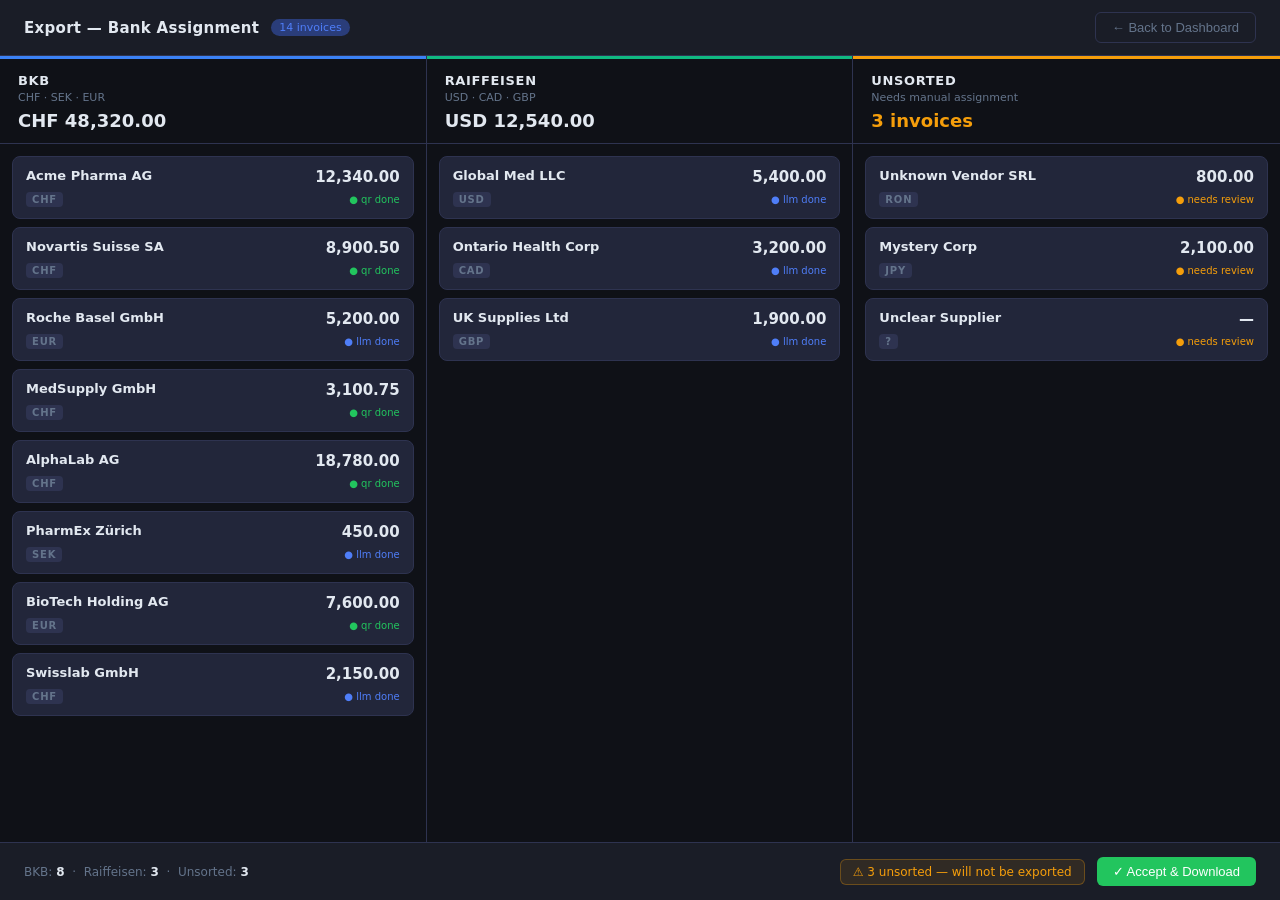
<file: Notes/export_screen_poc.html>
<!DOCTYPE html>
<html lang="en">
<head>
<meta charset="UTF-8">
<meta name="viewport" content="width=device-width, initial-scale=1.0">
<title>Invoice Export — POC</title>
<style>
  *, *::before, *::after { box-sizing: border-box; margin: 0; padding: 0; }

  :root {
    --bg: #0f1117;
    --surface: #1a1d27;
    --surface2: #22263a;
    --border: #2e3350;
    --accent: #4f7ef8;
    --accent-dim: #2a3d7a;
    --green: #22c55e;
    --amber: #f59e0b;
    --red: #ef4444;
    --text: #e2e8f0;
    --text-dim: #64748b;
    --bkb: #1e40af;
    --raiff: #065f46;
    --unsorted: #3b2a1a;
  }

  body {
    font-family: 'Inter', system-ui, sans-serif;
    background: var(--bg);
    color: var(--text);
    height: 100vh;
    display: flex;
    flex-direction: column;
    overflow: hidden;
  }

  /* ── TOPBAR ── */
  .topbar {
    display: flex;
    align-items: center;
    gap: 12px;
    padding: 12px 24px;
    border-bottom: 1px solid var(--border);
    background: var(--surface);
    flex-shrink: 0;
  }
  .topbar h1 { font-size: 15px; font-weight: 600; letter-spacing: .02em; }
  .topbar .badge {
    font-size: 11px; padding: 2px 8px; border-radius: 99px;
    background: var(--accent-dim); color: var(--accent);
  }
  .topbar .spacer { flex: 1; }
  .btn {
    padding: 7px 16px; border-radius: 6px; font-size: 13px; font-weight: 500;
    border: none; cursor: pointer; transition: opacity .15s;
  }
  .btn:hover { opacity: .85; }
  .btn-ghost { background: transparent; color: var(--text-dim); border: 1px solid var(--border); }
  .btn-primary { background: var(--accent); color: #fff; }
  .btn-success { background: var(--green); color: #fff; }

  /* ── MAIN LAYOUT ── */
  .main {
    flex: 1;
    display: grid;
    grid-template-columns: 1fr 1fr 1fr;
    gap: 0;
    overflow: hidden;
  }

  /* ── BANK COLUMNS ── */
  .bank-col {
    display: flex;
    flex-direction: column;
    border-right: 1px solid var(--border);
    overflow: hidden;
  }
  .bank-col:last-child { border-right: none; }

  .bank-header {
    padding: 14px 18px 12px;
    border-bottom: 1px solid var(--border);
    flex-shrink: 0;
  }
  .bank-header .bank-name {
    font-size: 13px; font-weight: 700; letter-spacing: .05em; text-transform: uppercase;
  }
  .bank-header .bank-meta {
    font-size: 11px; color: var(--text-dim); margin-top: 3px;
  }
  .bank-header .bank-total {
    font-size: 18px; font-weight: 700; margin-top: 6px;
  }

  .col-bkb .bank-header { border-top: 3px solid #3b82f6; }
  .col-raiff .bank-header { border-top: 3px solid #10b981; }
  .col-unsorted .bank-header { border-top: 3px solid #f59e0b; }

  .drop-zone {
    flex: 1;
    overflow-y: auto;
    padding: 12px;
    display: flex;
    flex-direction: column;
    gap: 8px;
    transition: background .15s;
  }
  .drop-zone.drag-over {
    background: rgba(79,126,248,.06);
    outline: 2px dashed var(--accent);
    outline-offset: -4px;
    border-radius: 4px;
  }

  /* ── INVOICE CARD ── */
  .invoice-card {
    background: var(--surface2);
    border: 1px solid var(--border);
    border-radius: 8px;
    padding: 11px 13px;
    cursor: grab;
    user-select: none;
    transition: box-shadow .15s, transform .1s;
    position: relative;
  }
  .invoice-card:hover { box-shadow: 0 0 0 1px var(--accent); }
  .invoice-card.dragging { opacity: .4; transform: scale(.97); }
  .invoice-card.drag-preview {
    box-shadow: 0 8px 24px rgba(0,0,0,.5);
    transform: rotate(1.5deg) scale(1.02);
    opacity: .95;
    cursor: grabbing;
  }

  .card-top { display: flex; justify-content: space-between; align-items: flex-start; gap: 8px; }
  .card-receiver { font-size: 13px; font-weight: 600; line-height: 1.3; }
  .card-amount { font-size: 15px; font-weight: 700; white-space: nowrap; }
  .card-bottom { display: flex; align-items: center; gap: 6px; margin-top: 6px; }
  .card-currency {
    font-size: 10px; font-weight: 700; letter-spacing: .08em;
    padding: 2px 6px; border-radius: 4px; background: var(--border); color: var(--text-dim);
  }
  .card-status {
    font-size: 10px; color: var(--text-dim);
    margin-left: auto;
  }
  .card-open-btn {
    position: absolute; top: 8px; right: 8px;
    background: none; border: none; color: var(--text-dim);
    font-size: 14px; cursor: pointer; padding: 2px 4px; border-radius: 4px;
    opacity: 0; transition: opacity .15s;
  }
  .invoice-card:hover .card-open-btn { opacity: 1; }
  .card-open-btn:hover { background: var(--border); color: var(--text); }

  /* ── BOTTOM BAR ── */
  .bottombar {
    display: flex;
    align-items: center;
    gap: 12px;
    padding: 14px 24px;
    border-top: 1px solid var(--border);
    background: var(--surface);
    flex-shrink: 0;
  }
  .bottombar .stats { font-size: 12px; color: var(--text-dim); }
  .bottombar .stats span { color: var(--text); font-weight: 600; }
  .bottombar .spacer { flex: 1; }
  .warn-badge {
    font-size: 12px; color: var(--amber);
    background: rgba(245,158,11,.1); border: 1px solid rgba(245,158,11,.3);
    padding: 5px 12px; border-radius: 6px;
  }

  /* ── EDIT MODAL (full-page overlay) ── */
  .modal-overlay {
    position: fixed; inset: 0;
    background: rgba(0,0,0,.75);
    display: flex; align-items: center; justify-content: center;
    z-index: 100;
    padding: 24px;
    opacity: 0; pointer-events: none;
    transition: opacity .2s;
  }
  .modal-overlay.open { opacity: 1; pointer-events: all; }

  .modal {
    background: var(--surface);
    border: 1px solid var(--border);
    border-radius: 12px;
    width: 100%; max-width: 980px;
    max-height: calc(100vh - 48px);
    display: flex;
    flex-direction: column;
    overflow: hidden;
  }

  .modal-header {
    display: flex; align-items: center; gap: 12px;
    padding: 16px 24px;
    border-bottom: 1px solid var(--border);
    flex-shrink: 0;
  }
  .modal-header h2 { font-size: 15px; font-weight: 600; flex: 1; }
  .modal-nav { font-size: 12px; color: var(--text-dim); }

  .modal-body {
    display: grid;
    grid-template-columns: 1fr 1.8fr;
    flex: 1;
    overflow: hidden;
  }

  /* PDF side */
  .modal-pdf {
    border-right: 1px solid var(--border);
    background: #0a0c12;
    display: flex; align-items: center; justify-content: center;
    overflow: hidden;
    color: var(--text-dim);
    font-size: 13px;
  }
  .pdf-placeholder {
    text-align: center;
    padding: 32px;
  }
  .pdf-placeholder .pdf-icon { font-size: 48px; margin-bottom: 12px; opacity: .3; }
  .pdf-placeholder p { opacity: .5; }

  /* Form side */
  .modal-form {
    padding: 24px 28px;
    overflow-y: auto;
    display: flex;
    flex-direction: column;
    gap: 0;
  }

  .form-section { margin-bottom: 20px; }
  .form-section-title {
    font-size: 10px; font-weight: 700; letter-spacing: .1em;
    text-transform: uppercase; color: var(--text-dim);
    margin-bottom: 12px;
    padding-bottom: 6px;
    border-bottom: 1px solid var(--border);
  }

  .form-grid { display: grid; grid-template-columns: 1fr 1fr; gap: 12px; }
  .form-grid.full { grid-template-columns: 1fr; }

  .field-group { display: flex; flex-direction: column; gap: 5px; }
  .field-group label { font-size: 11px; color: var(--text-dim); font-weight: 500; }
  .field-group input, .field-group select {
    background: var(--surface2);
    border: 1px solid var(--border);
    border-radius: 6px;
    color: var(--text);
    font-size: 13px;
    padding: 8px 10px;
    outline: none;
    transition: border-color .15s;
    width: 100%;
  }
  .field-group input:focus, .field-group select:focus { border-color: var(--accent); }
  .field-group input.ok { border-color: var(--green); }
  .field-group input.warn { border-color: var(--amber); }
  .field-group input.err { border-color: var(--red); }

  .bank-assign {
    display: flex; gap: 8px; margin-top: 4px;
  }
  .bank-pill {
    flex: 1; padding: 7px 10px; border-radius: 6px;
    border: 1px solid var(--border); background: var(--surface2);
    color: var(--text-dim); font-size: 12px; font-weight: 600;
    cursor: pointer; text-align: center; transition: all .15s;
  }
  .bank-pill.active-bkb { background: var(--bkb); border-color: #3b82f6; color: #fff; }
  .bank-pill.active-raiff { background: var(--raiff); border-color: #10b981; color: #fff; }
  .bank-pill.active-manual { background: var(--unsorted); border-color: #f59e0b; color: #fff; }

  .modal-footer {
    display: flex; align-items: center; gap: 10px;
    padding: 14px 24px;
    border-top: 1px solid var(--border);
    flex-shrink: 0;
  }
  .modal-footer .spacer { flex: 1; }
  .modal-footer .nav-hint { font-size: 11px; color: var(--text-dim); }

  /* ── SCROLLBAR ── */
  ::-webkit-scrollbar { width: 6px; }
  ::-webkit-scrollbar-track { background: transparent; }
  ::-webkit-scrollbar-thumb { background: var(--border); border-radius: 3px; }
</style>
</head>
<body>

<!-- TOPBAR -->
<div class="topbar">
  <h1>Export — Bank Assignment</h1>
  <span class="badge">14 invoices</span>
  <div class="spacer"></div>
  <button class="btn btn-ghost" onclick="window.history.back()">← Back to Dashboard</button>
</div>

<!-- THREE-COLUMN DRAG BOARD -->
<div class="main">

  <!-- BKB -->
  <div class="bank-col col-bkb">
    <div class="bank-header">
      <div class="bank-name">BKB</div>
      <div class="bank-meta">CHF · SEK · EUR</div>
      <div class="bank-total" id="bkb-total">CHF 48,320.00</div>
    </div>
    <div class="drop-zone" id="zone-bkb" ondragover="onDragOver(event)" ondrop="onDrop(event,'bkb')" ondragleave="onDragLeave(event)">
      <!-- cards injected by JS -->
    </div>
  </div>

  <!-- RAIFFEISEN -->
  <div class="bank-col col-raiff">
    <div class="bank-header">
      <div class="bank-name">Raiffeisen</div>
      <div class="bank-meta">USD · CAD · GBP</div>
      <div class="bank-total" id="raiff-total">USD 12,540.00</div>
    </div>
    <div class="drop-zone" id="zone-raiff" ondragover="onDragOver(event)" ondrop="onDrop(event,'raiff')" ondragleave="onDragLeave(event)">
    </div>
  </div>

  <!-- UNSORTED -->
  <div class="bank-col col-unsorted">
    <div class="bank-header">
      <div class="bank-name">Unsorted</div>
      <div class="bank-meta">Needs manual assignment</div>
      <div class="bank-total" style="color:var(--amber)" id="unsorted-count">3 invoices</div>
    </div>
    <div class="drop-zone" id="zone-unsorted" ondragover="onDragOver(event)" ondrop="onDrop(event,'unsorted')" ondragleave="onDragLeave(event)">
    </div>
  </div>

</div>

<!-- BOTTOM BAR -->
<div class="bottombar">
  <div class="stats">
    BKB: <span id="stat-bkb">8</span> &nbsp;·&nbsp;
    Raiffeisen: <span id="stat-raiff">3</span> &nbsp;·&nbsp;
    Unsorted: <span id="stat-unsorted">3</span>
  </div>
  <div class="spacer"></div>
  <div class="warn-badge" id="unsorted-warn">⚠ 3 unsorted — will not be exported</div>
  <button class="btn btn-success" onclick="acceptAndDownload()">✓ Accept &amp; Download</button>
</div>

<!-- EDIT MODAL -->
<div class="modal-overlay" id="modal" onclick="closeModalOnBackdrop(event)">
  <div class="modal">
    <div class="modal-header">
      <h2 id="modal-title">Invoice #INV-2024-031 — Acme Pharma AG</h2>
      <span class="modal-nav" id="modal-nav">3 of 14</span>
      <button class="btn btn-ghost" style="padding:5px 10px" onclick="closeModal()">✕</button>
    </div>

    <div class="modal-body">
      <!-- PDF viewer placeholder -->
      <div class="modal-pdf">
        <div class="pdf-placeholder">
          <div class="pdf-icon">📄</div>
          <p>PDF preview loads here<br>via &lt;iframe&gt; /api/pdf/{id}</p>
        </div>
      </div>

      <!-- Form -->
      <div class="modal-form">

        <div class="form-section">
          <div class="form-section-title">Payment Details</div>
          <div class="form-grid">
            <div class="field-group">
              <label>Receiver</label>
              <input class="ok" type="text" value="Acme Pharma AG">
            </div>
            <div class="field-group">
              <label>Invoice ID</label>
              <input class="ok" type="text" value="INV-2024-031">
            </div>
            <div class="field-group">
              <label>Amount</label>
              <input class="ok" type="text" value="12340.00">
            </div>
            <div class="field-group">
              <label>Currency</label>
              <input class="ok" type="text" value="CHF">
            </div>
            <div class="field-group">
              <label>Due Date</label>
              <input class="warn" type="text" value="2026-06-30" placeholder="YYYY-MM-DD">
            </div>
            <div class="field-group">
              <label>Reference</label>
              <input class="ok" type="text" value="210000000003139471430009017">
            </div>
          </div>
        </div>

        <div class="form-section">
          <div class="form-section-title">Bank Details</div>
          <div class="form-grid full">
            <div class="field-group">
              <label>IBAN</label>
              <input class="ok" type="text" value="CH56 0483 5012 3456 7800 9">
            </div>
            <div class="field-group">
              <label>BIC</label>
              <input class="err" type="text" value="" placeholder="Missing — required for non-CHF">
            </div>
          </div>
        </div>

        <div class="form-section">
          <div class="form-section-title">Bank Assignment</div>
          <div class="bank-assign">
            <div class="bank-pill active-bkb" onclick="selectBank(this,'bkb')">BKB</div>
            <div class="bank-pill" onclick="selectBank(this,'raiff')">Raiffeisen</div>
            <div class="bank-pill" onclick="selectBank(this,'manual')">Manual</div>
          </div>
        </div>

      </div>
    </div>

    <div class="modal-footer">
      <button class="btn btn-ghost" onclick="closeModal()">Close</button>
      <span class="nav-hint">Use Save &amp; Next to step through all invoices quickly</span>
      <div class="spacer"></div>
      <button class="btn btn-ghost" onclick="saveAndClose()">Save</button>
      <button class="btn btn-primary" onclick="saveAndNext()">Save &amp; Next →</button>
    </div>
  </div>
</div>

<script>
// ── DATA ──
const invoices = [
  { id:'1', receiver:'Acme Pharma AG',       amount:'12,340.00', currency:'CHF', zone:'bkb',      status:'qr_done' },
  { id:'2', receiver:'Novartis Suisse SA',    amount:'8,900.50',  currency:'CHF', zone:'bkb',      status:'qr_done' },
  { id:'3', receiver:'Roche Basel GmbH',      amount:'5,200.00',  currency:'EUR', zone:'bkb',      status:'llm_done' },
  { id:'4', receiver:'MedSupply GmbH',        amount:'3,100.75',  currency:'CHF', zone:'bkb',      status:'qr_done' },
  { id:'5', receiver:'AlphaLab AG',           amount:'18,780.00', currency:'CHF', zone:'bkb',      status:'qr_done' },
  { id:'6', receiver:'PharmEx Zürich',        amount:'450.00',    currency:'SEK', zone:'bkb',      status:'llm_done' },
  { id:'7', receiver:'BioTech Holding AG',    amount:'7,600.00',  currency:'EUR', zone:'bkb',      status:'qr_done' },
  { id:'8', receiver:'Swisslab GmbH',         amount:'2,150.00',  currency:'CHF', zone:'bkb',      status:'llm_done' },
  { id:'9', receiver:'Global Med LLC',        amount:'5,400.00',  currency:'USD', zone:'raiff',    status:'llm_done' },
  { id:'10',receiver:'Ontario Health Corp',   amount:'3,200.00',  currency:'CAD', zone:'raiff',    status:'llm_done' },
  { id:'11',receiver:'UK Supplies Ltd',       amount:'1,900.00',  currency:'GBP', zone:'raiff',    status:'llm_done' },
  { id:'12',receiver:'Unknown Vendor SRL',    amount:'800.00',    currency:'RON', zone:'unsorted', status:'needs_review' },
  { id:'13',receiver:'Mystery Corp',          amount:'2,100.00',  currency:'JPY', zone:'unsorted', status:'needs_review' },
  { id:'14',receiver:'Unclear Supplier',      amount:'',          currency:'?',   zone:'unsorted', status:'needs_review' },
];

let currentModalIndex = 0;

// ── RENDER ──
function render() {
  ['bkb','raiff','unsorted'].forEach(zone => {
    const el = document.getElementById('zone-' + zone);
    el.innerHTML = '';
    invoices.filter(i => i.zone === zone).forEach(inv => {
      el.appendChild(makeCard(inv));
    });
  });
  updateStats();
}

function makeCard(inv) {
  const div = document.createElement('div');
  div.className = 'invoice-card';
  div.draggable = true;
  div.dataset.id = inv.id;

  const statusColor = inv.status === 'qr_done' ? '#22c55e' : inv.status === 'llm_done' ? '#4f7ef8' : '#f59e0b';

  div.innerHTML = `
    <div class="card-top">
      <div class="card-receiver">${inv.receiver}</div>
      <div class="card-amount">${inv.amount || '—'}</div>
    </div>
    <div class="card-bottom">
      <span class="card-currency">${inv.currency}</span>
      <span class="card-status" style="color:${statusColor}">● ${inv.status.replace('_',' ')}</span>
    </div>
    <button class="card-open-btn" title="Edit / view details" onclick="openModal('${inv.id}',event)">⤢</button>
  `;

  div.addEventListener('dragstart', e => {
    e.dataTransfer.setData('text/plain', inv.id);
    setTimeout(() => div.classList.add('dragging'), 0);
  });
  div.addEventListener('dragend', () => div.classList.remove('dragging'));

  // clicking the card body (not button) also opens modal
  div.addEventListener('click', e => {
    if (!e.target.classList.contains('card-open-btn')) openModal(inv.id, e);
  });

  return div;
}

// ── DRAG & DROP ──
function onDragOver(e) {
  e.preventDefault();
  e.currentTarget.classList.add('drag-over');
}
function onDragLeave(e) {
  e.currentTarget.classList.remove('drag-over');
}
function onDrop(e, zone) {
  e.preventDefault();
  e.currentTarget.classList.remove('drag-over');
  const id = e.dataTransfer.getData('text/plain');
  const inv = invoices.find(i => i.id === id);
  if (inv) { inv.zone = zone; render(); }
}

// ── STATS ──
function updateStats() {
  const counts = { bkb: 0, raiff: 0, unsorted: 0 };
  invoices.forEach(i => counts[i.zone]++);
  document.getElementById('stat-bkb').textContent = counts.bkb;
  document.getElementById('stat-raiff').textContent = counts.raiff;
  document.getElementById('stat-unsorted').textContent = counts.unsorted;

  const warn = document.getElementById('unsorted-warn');
  warn.style.display = counts.unsorted > 0 ? '' : 'none';
  warn.textContent = `⚠ ${counts.unsorted} unsorted — will not be exported`;
  document.getElementById('unsorted-count').textContent = `${counts.unsorted} invoices`;
}

// ── MODAL ──
function openModal(id, e) {
  if (e) e.stopPropagation();
  currentModalIndex = invoices.findIndex(i => i.id === id);
  refreshModalContent();
  document.getElementById('modal').classList.add('open');
}

function refreshModalContent() {
  const inv = invoices[currentModalIndex];
  document.getElementById('modal-title').textContent = `${inv.receiver}`;
  document.getElementById('modal-nav').textContent = `${currentModalIndex + 1} of ${invoices.length}`;
}

function closeModal() {
  document.getElementById('modal').classList.remove('open');
}
function closeModalOnBackdrop(e) {
  if (e.target === e.currentTarget) closeModal();
}
function saveAndClose() {
  // would POST fields to /api/review/{id}
  closeModal();
  render();
}
function saveAndNext() {
  // save current, advance
  currentModalIndex = (currentModalIndex + 1) % invoices.length;
  refreshModalContent();
}

// bank pill toggle in modal
function selectBank(el, bank) {
  el.closest('.bank-assign').querySelectorAll('.bank-pill').forEach(p => {
    p.className = 'bank-pill';
  });
  el.classList.add('active-' + bank);
  // also update zone in data
  const inv = invoices[currentModalIndex];
  inv.zone = bank === 'manual' ? 'unsorted' : bank;
  render();
}

// ── ACCEPT & DOWNLOAD ──
function acceptAndDownload() {
  const unsorted = invoices.filter(i => i.zone === 'unsorted').length;
  if (unsorted > 0) {
    const ok = confirm(`${unsorted} invoice(s) are unsorted and will NOT be exported.\n\nProceed and download BKB + Raiffeisen files?`);
    if (!ok) return;
  }
  // In real app: POST /download/confirm → receives zip
  alert('✓ Downloading:\n  • pain001_BKB.xml\n  • pain001_Raiffeisen.xml\n\nSorted invoices flagged as archived.');
}

// ── INIT ──
render();
</script>
</body>
</html>
</file>
